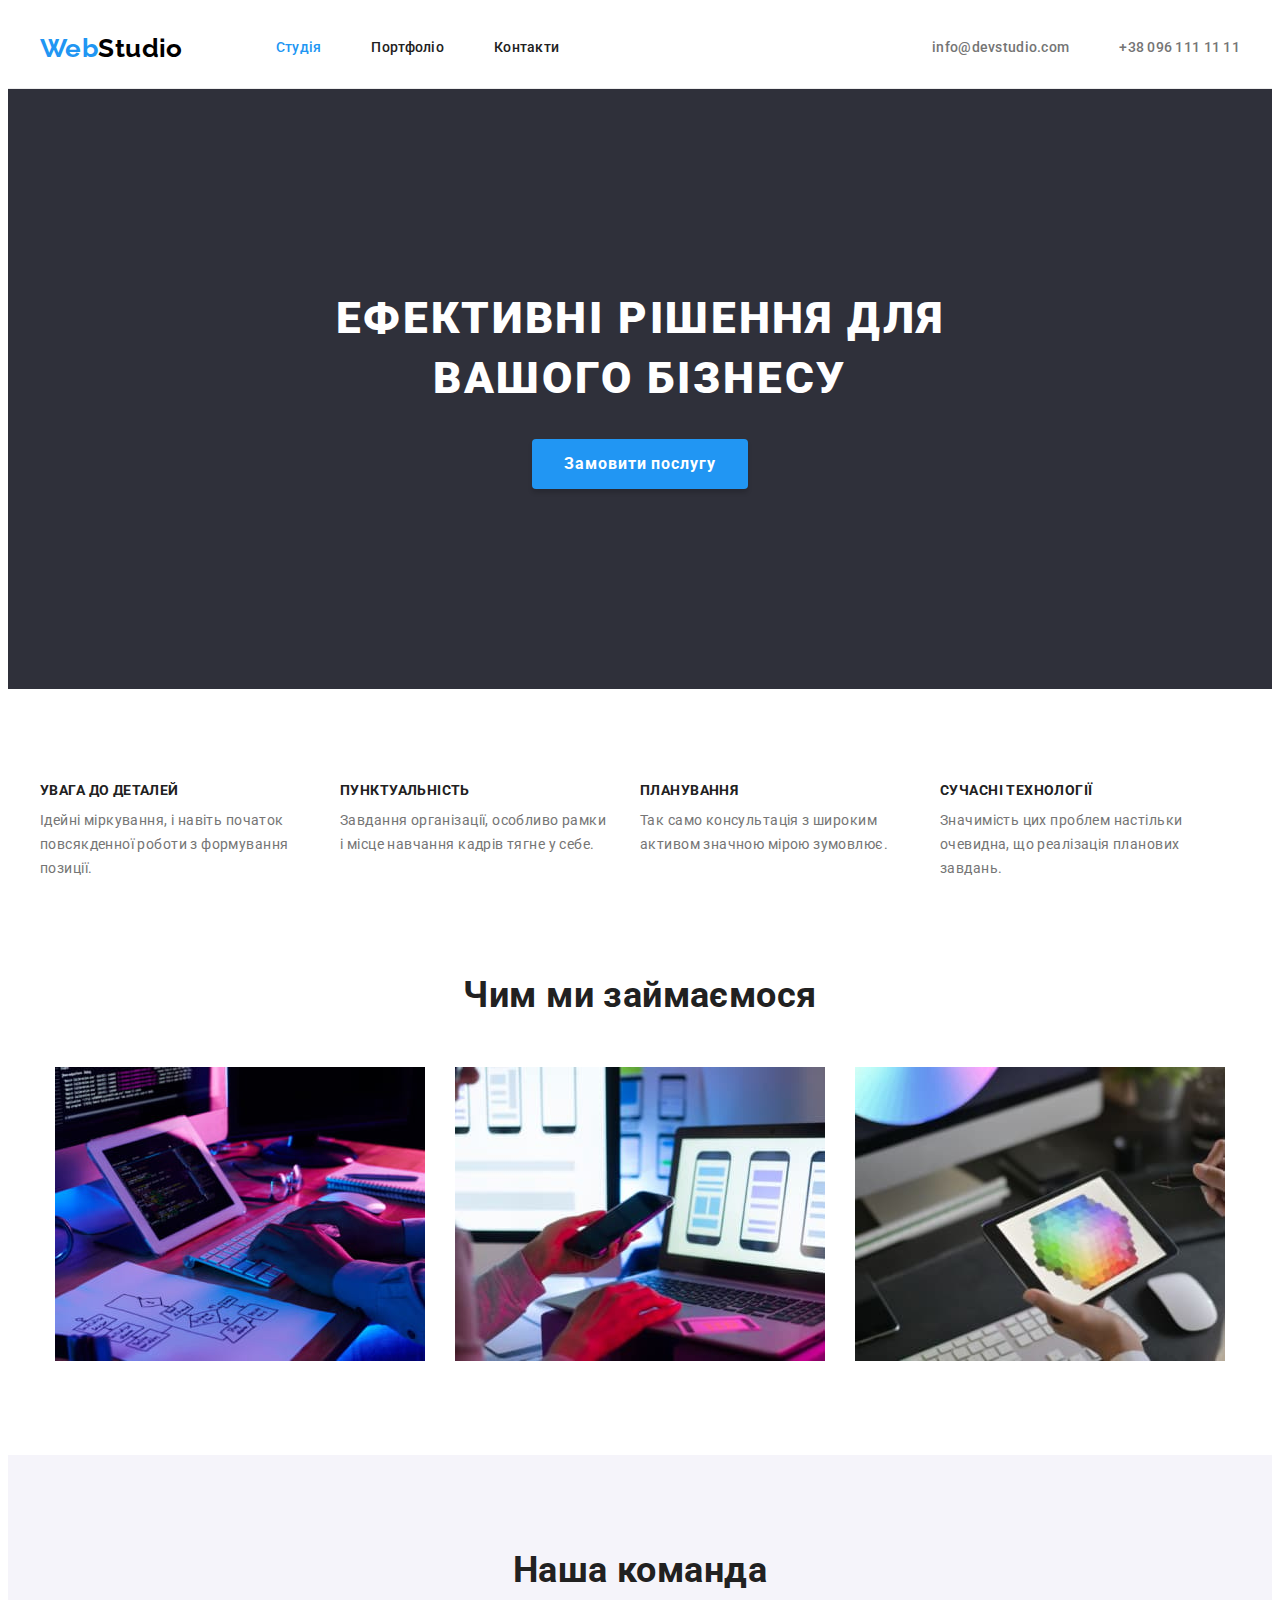
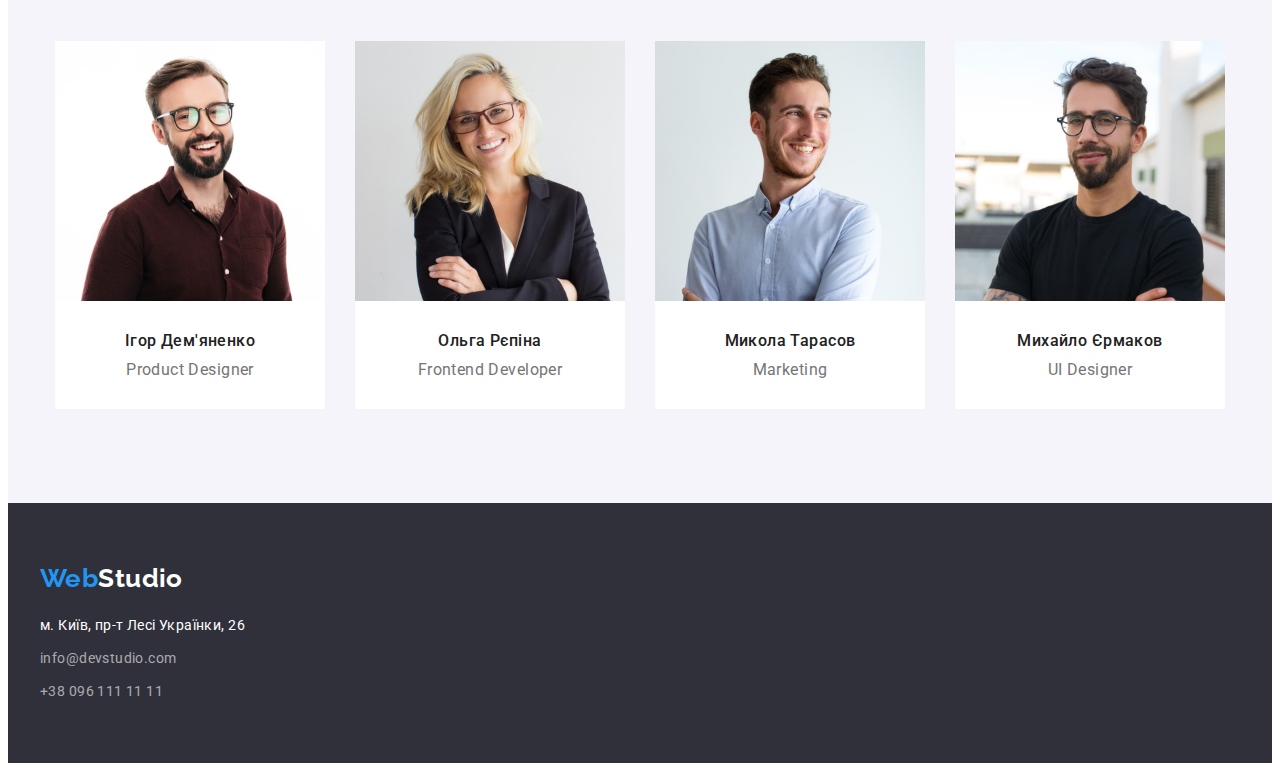
<file: index.html>
<!DOCTYPE html>
<html lang="uk">
  <head>
    <meta charset="UTF-8" />
    <meta http-equiv="X-UA-Compatible" content="IE=edge" />
    <meta name="viewport" content="width=device-width, initial-scale=1.0" />
    <link rel="preconnect" href="https://fonts.googleapis.com" />
    <link rel="preconnect" href="https://fonts.gstatic.com" crossorigin />
    <link
      href="https://fonts.googleapis.com/css2?family=Raleway:wght@700&family=Roboto:wght@400;500;700;900&display=swap"
      rel="stylesheet"
    />
    <link
      rel="stylesheet"
      href="https://cdnjs.cloudflare.com/ajax/libs/modern-normalize/1.1.0/modern-normalize.min.css"
      integrity="sha512-wpPYUAdjBVSE4KJnH1VR1HeZfpl1ub8YT/NKx4PuQ5NmX2tKuGu6U/JRp5y+Y8XG2tV+wKQpNHVUX03MfMFn9Q=="
      crossorigin="anonymous"
      referrerpolicy="no-referrer"
    />
    <link rel="stylesheet" href="./css/styles.css" />
    <title>WebStudio</title>
  </head>
  <body>
    <!-- Навбар -->
    <header class="header">
      <div class="container main-nav">
        <nav class="navbar">
          <a class="logo link-undecor" href="./index.html"
            ><span class="logo-blue">Web</span>Studio</a
          >
          <ul class="semantic-list nav-links">
            <li class="item">
              <a class="navbar-link active link-undecor" href="./index.html">Студія</a>
            </li>
            <li class="item">
              <a class="navbar-link link-undecor" href="./portfolio.html">Портфоліо</a>
            </li>
            <li class="item"><a class="navbar-link link-undecor" href="#">Контакти</a></li>
          </ul>
        </nav>

        <!-- Контакты -->
        <ul class="semantic-list nav-links nav-address-list">
          <li class="item">
            <a class="navbar-contact navbar-link link-undecor" href="mailto:info@devstudio.com"
              >info@devstudio.com</a
            >
          </li>
          <li class="item">
            <a class="navbar-contact navbar-link link-undecor" href="tel:380961111111"
              >+38 096 111 11 11</a
            >
          </li>
        </ul>
      </div>
    </header>
    <main>
      <!-- Герой -->
      <section class="hero-section">
        <div class="container hero">
          <h1 class="hero-title">
            Ефективні рішення для <br />
            вашого бізнесу
          </h1>
          <button class="hero-btn" type="button">Замовити послугу</button>
        </div>
      </section>
      <!-- Преимущества -->
      <section class="section">
        <!-- Скрытый заголовок -->
        <div class="container">
          <h2 class="hidden">Переваги</h2>
          <ul class="semantic-list advantages">
            <li class="adv-item">
              <h3 class="adv-title">Увага до деталей</h3>
              <p class="adv-descript">
                Ідейні міркування, і навіть початок повсякденної роботи з формування позиції.
              </p>
            </li>
            <li class="adv-item">
              <h3 class="adv-title">Пунктуальність</h3>
              <p class="adv-descript">
                Завдання організації, особливо рамки і місце навчання кадрів тягне у себе.
              </p>
            </li>
            <li class="adv-item">
              <h3 class="adv-title">Планування</h3>
              <p class="adv-descript">
                Так само консультація з широким активом значною мірою зумовлює.
              </p>
            </li>
            <li class="adv-item">
              <h3 class="adv-title">Сучасні технології</h3>
              <p class="adv-descript">
                Значимість цих проблем настільки очевидна, що реалізація планових завдань.
              </p>
            </li>
          </ul>
        </div>
      </section>
      <!-- Галерея прифиля коспании -->
      <section class="gallery section">
        <div class="container">
          <h2 class="gallery-title">Чим ми займаємося</h2>
          <ul class="semantic-list gallery-container">
            <li class="item"><img src="./images/img1.jpg" alt="програмування" width="370" /></li>
            <li class="item"><img src="./images/img2.jpg" alt="дизайн" width="370" /></li>
            <li class="item"><img src="./images/img3.jpg" alt="підбор кольорів" width="370" /></li>
          </ul>
        </div>
      </section>
      <!-- Команда -->
      <section class="team section">
        <div class="container">
          <h2 class="team-title">Наша команда</h2>
          <ul class="semantic-list team-container">
            <li class="memb">
              <img class="memb-img" src="./images/team1.jpg" alt="Ігор Дем'яненко" width="270" />
              <h3 class="memb-name">Ігор Дем'яненко</h3>
              <p class="memb-position">Product Designer</p>
            </li>
            <li class="memb">
              <img class="memb-img" src="./images/team2.jpg" alt="Ольга Рєпіна" width="270" />
              <h3 class="memb-name">Ольга Рєпіна</h3>
              <p class="memb-position">Frontend Developer</p>
            </li>
            <li class="memb">
              <img class="memb-img" src="./images/team3.jpg" alt="Микола Тарасов" width="270" />
              <h3 class="memb-name">Микола Тарасов</h3>
              <p class="memb-position">Marketing</p>
            </li>
            <li class="memb">
              <img class="memb-img" src="./images/team4.jpg" alt="Михайло Єрмаков" width="270" />
              <h3 class="memb-name">Михайло Єрмаков</h3>
              <p class="memb-position">UI Designer</p>
            </li>
          </ul>
        </div>
      </section>
    </main>
    <footer class="footer">
      <div class="container items">
        <a class="logo footer-logo link-undecor" href="./index.html"
          ><span class="logo-blue">Web</span>Studio</a
        >
        <!-- Адрес -->
        <address>
          <ul class="semantic-list addr">
            <li class="item">
              <a
                class="adress footer-address link-undecor"
                href="https://goo.gl/maps/ojvog4Eh8GTVvdpZ6"
                target="_blank"
                rel="noopener noreferrer"
                >м. Київ, пр-т Лесі Українки, 26</a
              >
            </li>
            <li class="item">
              <a class="adress footer-contact link-undecor" href="mailto:info@devstudio.com"
                >info@devstudio.com</a
              >
            </li>
            <li class="item">
              <a class="adress footer-contact link-undecor" href="tel:380961111111"
                >+38 096 111 11 11</a
              >
            </li>
          </ul>
        </address>
      </div>
    </footer>
  </body>
</html>
</file>
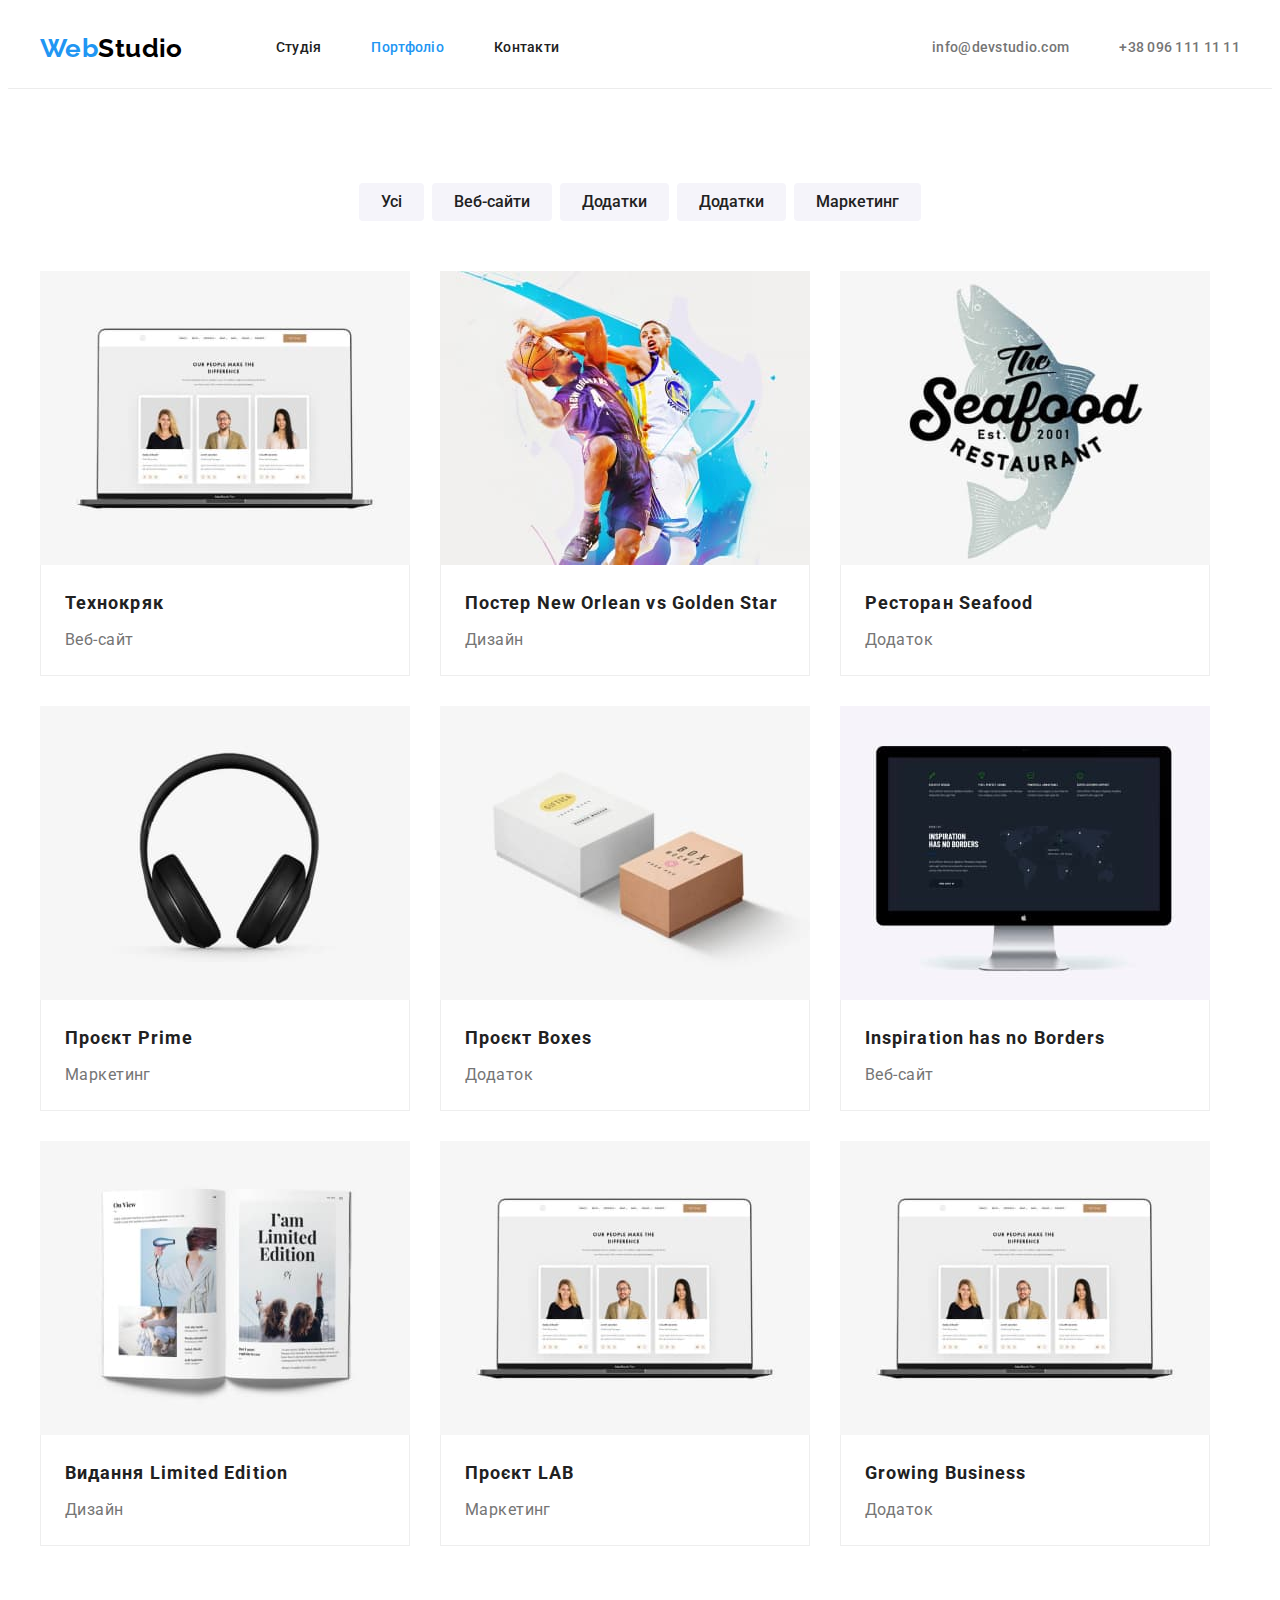
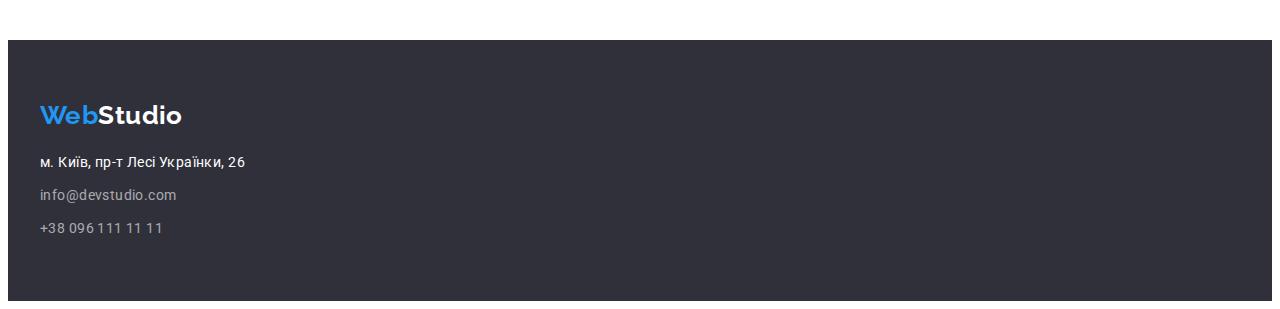
<file: portfolio.html>
<!DOCTYPE html>
<html lang="uk">
  <head>
    <meta charset="UTF-8" />
    <meta http-equiv="X-UA-Compatible" content="IE=edge" />
    <meta name="viewport" content="width=device-width, initial-scale=1.0" />
    <link rel="preconnect" href="https://fonts.googleapis.com" />
    <link rel="preconnect" href="https://fonts.gstatic.com" crossorigin />
    <link
      href="https://fonts.googleapis.com/css2?family=Raleway:wght@700&family=Roboto:wght@400;500;700;900&display=swap"
      rel="stylesheet"
    />
    <link
      rel="stylesheet"
      href="https://cdnjs.cloudflare.com/ajax/libs/modern-normalize/1.1.0/modern-normalize.min.css"
      integrity="sha512-wpPYUAdjBVSE4KJnH1VR1HeZfpl1ub8YT/NKx4PuQ5NmX2tKuGu6U/JRp5y+Y8XG2tV+wKQpNHVUX03MfMFn9Q=="
      crossorigin="anonymous"
      referrerpolicy="no-referrer"
    />
    <link rel="stylesheet" href="./css/styles.css" />
    <title>Портофоліо</title>
  </head>
  <body>
    <!-- Навбар -->
    <header class="header">
      <div class="container main-nav">
        <nav class="navbar">
          <a class="logo link-undecor" href="./index.html"
            ><span class="logo-blue">Web</span>Studio</a
          >
          <ul class="semantic-list nav-links">
            <li class="item">
              <a class="navbar-link link-undecor" href="./index.html">Студія</a>
            </li>
            <li class="item">
              <a class="navbar-link link-undecor active" href="./portfolio.html">Портфоліо</a>
            </li>
            <li class="item"><a class="navbar-link link-undecor" href="#">Контакти</a></li>
          </ul>
        </nav>

        <!-- Контакты -->
        <ul class="semantic-list nav-links nav-address-list">
          <li class="item">
            <a class="navbar-contact navbar-link link-undecor" href="mailto:info@devstudio.com"
              >info@devstudio.com</a
            >
          </li>
          <li class="item">
            <a class="navbar-contact navbar-link link-undecor" href="tel:380961111111"
              >+38 096 111 11 11</a
            >
          </li>
        </ul>
      </div>
    </header>
    <main>
      <section class="section">
        <div class="container">
          <!-- Скрытый заголовок -->
          <h1 class="hidden">Проєкти</h1>

          <!-- Кнопки фильтра -->
          <ul class="semantic-list filter">
            <li class="filter-item">
              <button class="projects-btn btn-active" type="button">Усі</button>
            </li>
            <li class="filter-item">
              <button class="projects-btn" type="button">Веб-сайти</button>
            </li>
            <li class="filter-item"><button class="projects-btn" type="button">Додатки</button></li>
            <li class="filter-item"><button class="projects-btn" type="button">Додатки</button></li>
            <li class="filter-item">
              <button class="projects-btn" type="button">Маркетинг</button>
            </li>
          </ul>

          <!-- Галерея работ -->
          <ul class="semantic-list projects">
            <li class="proj-item">
              <a class="link-undecor" href="#">
                <img class="proj-img" src="./images/project1.jpg" alt="Технокряк" width="370" />
                <div class="proj-descript-block">
                  <h2 class="proj-name">Технокряк</h2>
                  <p class="proj-type">Веб-сайт</p>
                </div>
              </a>
            </li>
            <li class="proj-item">
              <a class="link-undecor" href="#">
                <img
                  class="proj-img"
                  src="./images/project2.jpg"
                  alt="Постер New Orlean vs Golden Star"
                  width="370"
                />
                <div class="proj-descript-block">
                  <h2 class="proj-name">Постер New Orlean vs Golden Star</h2>
                  <p class="proj-type">Дизайн</p>
                </div>
              </a>
            </li>
            <li class="proj-item">
              <a class="link-undecor" href="#">
                <img
                  class="proj-img"
                  src="./images/project3.jpg"
                  alt="Ресторан Seafood"
                  width="370"
                />
                <div class="proj-descript-block">
                  <h2 class="proj-name">Ресторан Seafood</h2>
                  <p class="proj-type">Додаток</p>
                </div>
              </a>
            </li>
            <li class="proj-item">
              <a class="link-undecor" href="#">
                <img class="proj-img" src="./images/project4.jpg" alt="Проєкт Prime" width="370" />
                <div class="proj-descript-block">
                  <h2 class="proj-name">Проєкт Prime</h2>
                  <p class="proj-type">Маркетинг</p>
                </div>
              </a>
            </li>
            <li class="proj-item">
              <a class="link-undecor" href="#">
                <img class="proj-img" src="./images/project5.jpg" alt="Проєкт Boxes" width="370" />
                <div class="proj-descript-block">
                  <h2 class="proj-name">Проєкт Boxes</h2>
                  <p class="proj-type">Додаток</p>
                </div>
              </a>
            </li>
            <li class="proj-item">
              <a class="link-undecor" href="#">
                <img
                  class="proj-img"
                  src="./images/project6.jpg"
                  alt="Inspiration has no Borders"
                  width="370"
                />
                <div class="proj-descript-block">
                  <h2 class="proj-name">Inspiration has no Borders</h2>
                  <p class="proj-type">Веб-сайт</p>
                </div>
              </a>
            </li>
            <li class="proj-item">
              <a class="link-undecor" href="#">
                <img
                  class="proj-img"
                  src="./images/project7.jpg"
                  alt="Видання Limited Edition"
                  width="370"
                />
                <div class="proj-descript-block">
                  <h2 class="proj-name">Видання Limited Edition</h2>
                  <p class="proj-type">Дизайн</p>
                </div>
              </a>
            </li>
            <li class="proj-item">
              <a class="link-undecor" href="#">
                <img class="proj-img" src="./images/project1.jpg" alt="Проєкт LAB" width="370" />
                <div class="proj-descript-block">
                  <h2 class="proj-name">Проєкт LAB</h2>
                  <p class="proj-type">Маркетинг</p>
                </div>
              </a>
            </li>
            <li class="proj-item">
              <a class="link-undecor" href="#">
                <img
                  class="proj-img"
                  src="./images/project1.jpg"
                  alt="Growing Business"
                  width="370"
                />
                <div class="proj-descript-block">
                  <h2 class="proj-name">Growing Business</h2>
                  <p class="proj-type">Додаток</p>
                </div>
              </a>
            </li>
          </ul>
        </div>
      </section>
    </main>
    <footer class="footer">
      <div class="container items">
        <a class="logo footer-logo link-undecor" href="./index.html"
          ><span class="logo-blue">Web</span>Studio</a
        >
        <!-- Адрес -->
        <address>
          <ul class="semantic-list addr">
            <li class="item">
              <a
                class="adress footer-address link-undecor"
                href="https://goo.gl/maps/ojvog4Eh8GTVvdpZ6"
                target="_blank"
                rel="noopener noreferrer"
                >м. Київ, пр-т Лесі Українки, 26</a
              >
            </li>
            <li class="item">
              <a class="adress footer-contact link-undecor" href="mailto:info@devstudio.com"
                >info@devstudio.com</a
              >
            </li>
            <li class="item">
              <a class="adress footer-contact link-undecor" href="tel:380961111111"
                >+38 096 111 11 11</a
              >
            </li>
          </ul>
        </address>
      </div>
    </footer>
  </body>
</html>
</file>
<file: css/styles.css>
:root {
    --logo-main-color: #000;
    --prim-bg-color: #fff;
    --sec-bg-color: #f5f4fa;
    --hero-bg-color: #2f303a;
    --prim-text-color: #212121;
    --sec-text-color: #757575;
    --accent-color: #2196f3;
    --hero-text-color: #fff;
    --footer-sec-text-color: rgba(255, 255, 255, 0.6);
    --footer-main-text-color: #fff;
}

body {
    font-family: 'Roboto', sans-serif;
    font-size: 14px;
    letter-spacing: 0.03em;
    line-height: 1.14;
    background-color: var(--prim-bg-color);
    color: var(--prim-text-color);
}

img {
    display: block;
    max-width: 100%;
    height: auto;
}
h1,
h2,
h3,
p,
ul {
    margin: 0;
    padding: 0;
}

.container {
    width: 1200px;
    padding-left: 15px;
    padding-right: 15px;
    margin-right: auto;
    margin-left: auto;
}
.section {
    padding-top: 94px;
    padding-bottom: 94px;
}

.hidden {
    position: absolute;
    white-space: nowrap;
    width: 1px;
    height: 1px;
    overflow: hidden;
    border: 0;
    padding: 0;
    clip: rect(0 0 0 0);
    clip-path: inset(50%);
    margin: -1px;
}
.semantic-list {
    list-style: none;
}
.link-undecor {
    text-decoration: none;
}

/* лого */
.logo {
    margin-right: 93px;
    font-family: 'Raleway', sans-serif;
    font-weight: 700;
    font-size: 26px;
    line-height: 1.19;
    color: var(--logo-main-color);
}
.logo-blue {
    color: var(--accent-color);
}

/* Навбар */
.header {
    border-bottom: 1px solid #ececec;
}
.main-nav {
    display: flex;
    align-items: center;
}
.navbar {
    display: flex;
    justify-content: space-between;
    align-items: center;
}

.nav-links {
    display: flex;
    justify-content: flex-start;

    margin-left: auto;
}

.navbar-link {
    display: block;
    padding-top: 32px;
    padding-bottom: 32px;

    font-weight: 500;
    font-size: 14px;
    letter-spacing: 0.02em;
    color: var(--prim-text-color);
}

.nav-links .item:not(:last-child) {
    margin-right: 50px;
}
.navbar-link:hover,
.navbar-link:focus,
.navbar-contact:hover,
.navbar-contact:focus,
.active {
    color: var(--accent-color);
}
.navbar-contact {
    color: var(--sec-text-color);
}

/* Секция герой */

.hero-section {
    padding-top: 200px;
    padding-bottom: 200px;
    background-color: var(--hero-bg-color);
}
.hero {
    display: flex;
    justify-content: center;
    align-items: center;
    flex-direction: column;
}
.hero-title {
    font-weight: 900;
    font-size: 44px;
    line-height: 1.36;
    text-align: center;
    text-transform: uppercase;
    color: var(--hero-text-color);
    letter-spacing: 0.06em;
}
.hero-btn {
    display: block;
    margin-left: auto;
    margin-right: auto;
    margin-top: 30px;
    padding: 10px 32px;
    border-radius: 4px;

    box-shadow: 0px 4px 4px rgba(0, 0, 0, 0.15);
    border: none;

    font-family: inherit;
    font-weight: 700;
    font-size: 16px;
    line-height: 1.88;
    letter-spacing: 0.06em;
    background-color: var(--accent-color);
    color: var(--hero-text-color);
}

/* Преимущества */
.advantages {
    display: flex;
}
.adv-item {
    max-width: 270px;
    margin-right: 30px;
}
.adv-item:last-child {
    margin-right: 0;
}
.adv-title {
    margin-bottom: 10px;

    font-size: 14px;
    font-weight: 700;
    text-transform: uppercase;
}
.adv-descript {
    line-height: 1.71;
    color: var(--sec-text-color);
}

/* Галерея */
.gallery {
    padding-top: 0;
}
.gallery-container,
.team-container {
    display: flex;
    justify-content: center;
}
.gallery-container > .item:not(:last-child),
.memb:not(:last-child) {
    margin-right: 30px;
}
.gallery-title,
.team-title {
    margin-bottom: 50px;

    font-weight: 700;
    font-size: 36px;
    line-height: 1.17;
    text-align: center;
}

/* Команда */
.team {
    background-color: var(--sec-bg-color);
}
.memb {
    text-align: center;
    background-color: var(--prim-bg-color);
}
.memb-name {
    margin-top: 30px;
    margin-bottom: 10px;

    line-height: 1.19;
    font-size: 16px;
    font-weight: 500;
}
.memb-position {
    margin-bottom: 30px;

    color: var(--sec-text-color);
    line-height: 1.19;
    font-size: 16px;
}

/* Футер */
.footer {
    background-color: var(--hero-bg-color);
    padding-top: 60px;
    padding-bottom: 60px;
}

.footer-logo {
    display: inline-block;
    margin-right: 0;
    margin-bottom: 20px;
    color: var(--footer-main-text-color);
}
.adress {
    font-style: normal;
    line-height: 1.71;
}
.footer-address {
    color: var(--footer-main-text-color);
}
.footer-contact {
    color: var(--footer-sec-text-color);
}
.addr .item:not(:last-child) {
    margin-bottom: 9px;
}
/* ! Стр 2 */
/* Проекты */
.filter {
    display: flex;
    justify-content: center;

    margin-bottom: 50px;
}
.filter-item:not(:last-child) {
    margin-right: 8px;
}
.projects-btn {
    padding: 6px 22px;
    border-radius: 4px;
    border: none;

    font-family: inherit;
    cursor: pointer;
    font-weight: 500;
    font-size: 16px;
    line-height: 1.63;
    background-color: var(--sec-bg-color);
    color: var(--prim-text-color);
}
.projects-btn:hover,
.projects-btn:focus,
.projects-btn:active {
    box-shadow: 0px 4px 4px rgba(0, 0, 0, 0.15);
    background-color: var(--accent-color);
    color: var(--hero-text-color);
}
.projects {
    display: flex;
    flex-wrap: wrap;
    margin: -15px;
}
.proj-item {
    width: 370px;
    margin: 15px;
}
.proj-descript-block {
    display: block;
    padding: 20px 24px;

    border-left: 1px solid #eeeeee;
    border-right: 1px solid #eeeeee;
    border-bottom: 1px solid #eeeeee;
}
.proj-name {
    margin-bottom: 4px;

    font-weight: 700;
    font-size: 18px;
    line-height: 2;
    letter-spacing: 0.06em;
    color: var(--prim-text-color);
}
.proj-type {
    font-size: 16px;
    line-height: 1.87;
    color: var(--sec-text-color);
}
</file>
